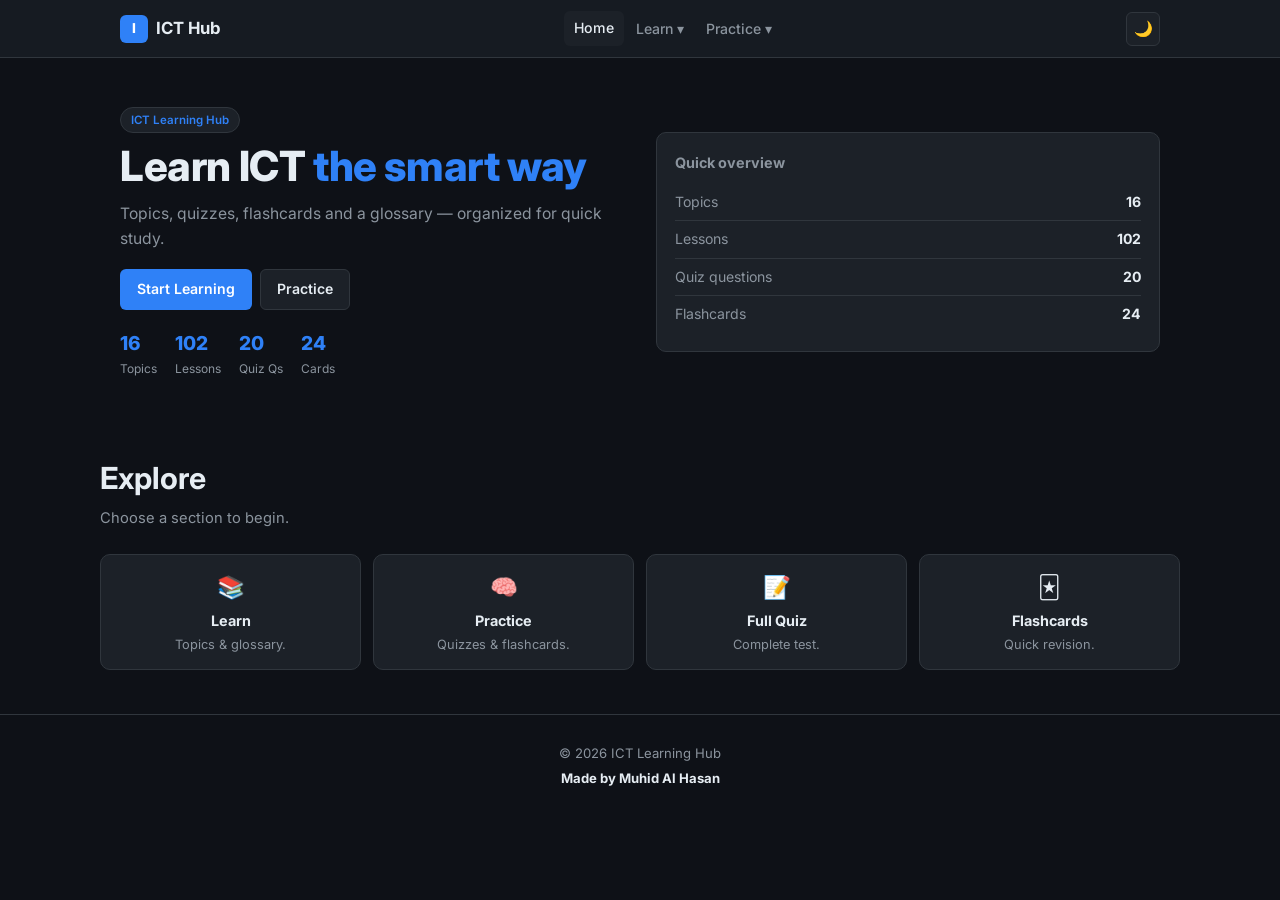
<file: index.html>
<!DOCTYPE html>
<html lang="en" data-theme="dark">
<head>
  <meta charset="UTF-8" />
  <meta name="viewport" content="width=device-width, initial-scale=1.0" />
  <title>ICT Learning Hub</title>
  <meta name="description" content="Interactive ICT Learning Hub for students." />
  <meta name="author" content="Muhid Al Hasan" />
  <meta name="theme-color" content="#2f81f7" />
  <link rel="manifest" href="manifest.json" />
  <link rel="preconnect" href="https://fonts.googleapis.com">
  <link rel="preconnect" href="https://fonts.gstatic.com" crossorigin>
  <link href="https://fonts.googleapis.com/css2?family=Inter:wght@400;500;600;700;800&display=swap" rel="stylesheet">
  <link rel="stylesheet" href="css/style.css" />
  <link rel="icon" href="data:image/svg+xml,<svg xmlns='http://www.w3.org/2000/svg' viewBox='0 0 100 100'><text y='.9em' font-size='90'>🎓</text></svg>">
</head>
<body>
  <nav class="navbar">
    <div class="nav-inner">
      <a href="index.html" class="logo"><div class="logo-icon">I</div> ICT Hub</a>
      <div class="nav-links" id="navLinks">
        <a href="index.html" class="active">Home</a>
        <div class="dropdown">
          <button class="dropdown-toggle" type="button">Learn ▾</button>
          <div class="dropdown-menu">
            <a href="learn.html#topics">Topics</a>
            <a href="learn.html#glossary">Glossary</a>
          </div>
        </div>
        <div class="dropdown">
          <button class="dropdown-toggle" type="button">Practice ▾</button>
          <div class="dropdown-menu">
            <a href="practice.html#quiz">Quick Quiz</a>
            <a href="quiz.html">Full Quiz</a>
            <a href="flashcards.html">Flashcards</a>
          </div>
        </div>
      </div>
      <div class="nav-actions">
        <button class="icon-btn" id="themeToggle" aria-label="Toggle theme">🌙</button>
        <button class="hamburger icon-btn" id="hamburger" aria-label="Menu">☰</button>
      </div>
    </div>
  </nav>
  <div class="nav-backdrop" id="navBackdrop"></div>

  <header id="home" class="hero">
    <div class="hero-content">
      <span class="eyebrow">ICT Learning Hub</span>
      <h1>Learn ICT <span class="grad">the smart way</span></h1>
      <p>Topics, quizzes, flashcards and a glossary — organized for quick study.</p>
      <div class="hero-cta">
        <a href="learn.html" class="btn btn-primary">Start Learning</a>
        <a href="practice.html" class="btn btn-ghost">Practice</a>
      </div>
      <div class="hero-stats">
        <div class="stat"><div class="num" id="statTopics">0</div><div class="lbl">Topics</div></div>
        <div class="stat"><div class="num" id="statLessons">0</div><div class="lbl">Lessons</div></div>
        <div class="stat"><div class="num" id="statQuestions">0</div><div class="lbl">Quiz Qs</div></div>
        <div class="stat"><div class="num" id="statCards">0</div><div class="lbl">Cards</div></div>
      </div>
    </div>
    <div class="hero-panel">
      <h3>Quick overview</h3>
      <div class="row"><span>Topics</span><strong id="hpTopics">8</strong></div>
      <div class="row"><span>Lessons</span><strong id="hpLessons">62</strong></div>
      <div class="row"><span>Quiz questions</span><strong id="hpQs">15</strong></div>
      <div class="row"><span>Flashcards</span><strong id="hpCards">20</strong></div>
    </div>
  </header>

  <section id="continue" style="padding:0 20px;">
    <div class="container" id="continueBanner" style="display:none;margin-bottom:8px;">
      <a id="continueLink" class="btn btn-ghost" href="#">Continue where you left off →</a>
    </div>
  </section>

  <section id="explore">
    <div class="container">
      <div class="section-title">
        <h2>Explore</h2>
        <p>Choose a section to begin.</p>
      </div>
      <div class="features">
        <a class="feature" href="learn.html" style="text-decoration:none;color:inherit;">
          <div class="icon">📚</div><h4>Learn</h4><p>Topics & glossary.</p>
        </a>
        <a class="feature" href="practice.html" style="text-decoration:none;color:inherit;">
          <div class="icon">🧠</div><h4>Practice</h4><p>Quizzes & flashcards.</p>
        </a>
        <a class="feature" href="quiz.html" style="text-decoration:none;color:inherit;">
          <div class="icon">📝</div><h4>Full Quiz</h4><p>Complete test.</p>
        </a>
        <a class="feature" href="flashcards.html" style="text-decoration:none;color:inherit;">
          <div class="icon">🃏</div><h4>Flashcards</h4><p>Quick revision.</p>
        </a>
      </div>
    </div>
  </section>

  <footer>
    <div class="container">
      <p>© 2026 ICT Learning Hub</p>
      <p class="credit">Made by Muhid Al Hasan</p>
    </div>
  </footer>

  <div class="toast" id="toast"></div>
  <button class="back-top" id="backTop" aria-label="Back to top">↑</button>

  <script src="js/data.js"></script>
  <script src="js/main.js"></script>
</body>
</html>
</file>
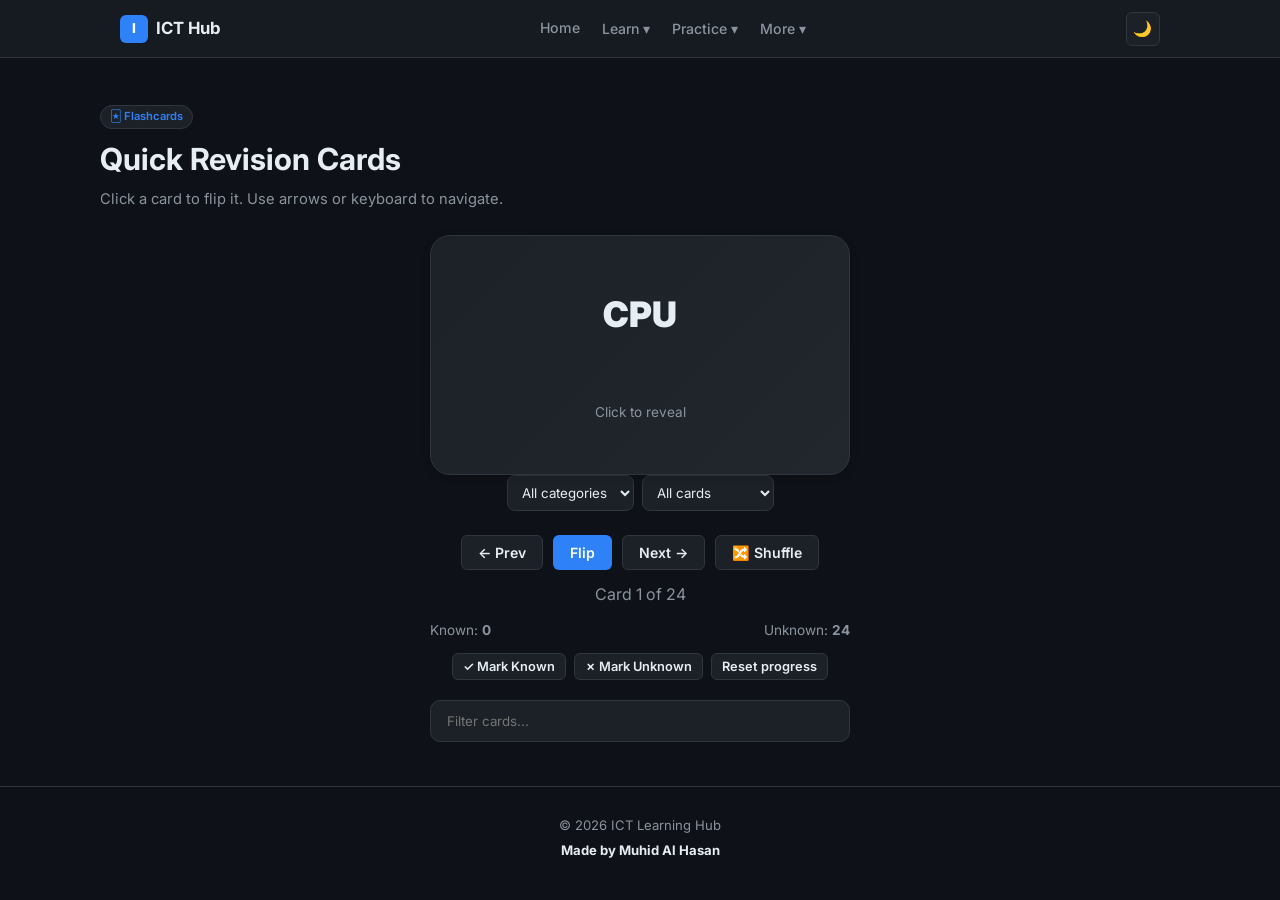
<file: flashcards.html>
<!DOCTYPE html>
<html lang="en" data-theme="dark">
<head>
  <meta charset="UTF-8" />
  <meta name="viewport" content="width=device-width, initial-scale=1.0" />
  <title>Flashcards — ICT Learning Hub</title>
  <link rel="preconnect" href="https://fonts.googleapis.com">
  <link rel="preconnect" href="https://fonts.gstatic.com" crossorigin>
  <link href="https://fonts.googleapis.com/css2?family=Inter:wght@400;500;600;700;800;900&display=swap" rel="stylesheet">
  <link rel="stylesheet" href="css/style.css" />
  <link rel="manifest" href="manifest.json" />
  <meta name="theme-color" content="#7c5cff" />
  <style>
    .flashcard { perspective: 1000px; width: 100%; max-width: 420px; height: 240px; margin: 0 auto; cursor: pointer; }
    .flashcard-inner { position: relative; width: 100%; height: 100%; transition: transform .6s; transform-style: preserve-3d; }
    .flashcard.flipped .flashcard-inner { transform: rotateY(180deg); }
    .flashcard-face { position: absolute; inset: 0; backface-visibility: hidden; border-radius: 20px; display: grid; place-items: center; padding: 24px; text-align: center; border: 1px solid var(--border); box-shadow: var(--shadow); }
    .flashcard-front { background: linear-gradient(135deg, var(--card), var(--card-2)); }
    .flashcard-back { background: linear-gradient(135deg, var(--accent), var(--accent-2)); color: #fff; transform: rotateY(180deg); }
    .flashcard-front h3 { font-size: 2.2rem; font-weight: 900; }
    .flashcard-back p { font-size: 1.1rem; font-weight: 500; }
    .fc-controls { display: flex; gap: 10px; justify-content: center; margin-top: 24px; flex-wrap: wrap; }
    .fc-progress { text-align: center; color: var(--muted); margin-top: 12px; }
  </style>
</head>
<body>
  <div class="bg-orbs"><div class="orb orb1"></div><div class="orb orb2"></div><div class="orb orb3"></div></div>
  <nav class="navbar">
    <div class="nav-inner">
      <a href="index.html" class="logo"><div class="logo-icon">I</div> ICT Hub</a>
      <div class="nav-links">
        <a href="index.html">Home</a>
        <div class="dropdown">
          <button class="dropdown-toggle" type="button">Learn ▾</button>
          <div class="dropdown-menu">
            <a href="learn.html#topics">Topics</a>
            <a href="learn.html#glossary">Glossary</a>
          </div>
        </div>
        <div class="dropdown">
          <button class="dropdown-toggle" type="button">Practice ▾</button>
          <div class="dropdown-menu">
            <a href="practice.html#quiz">Quick Quiz</a>
            <a href="quiz.html">Full Quiz</a>
            <a href="flashcards.html" class="active">Flashcards</a>
          </div>
        </div>
        <div class="dropdown">
          <button class="dropdown-toggle" type="button">More ▾</button>
          <div class="dropdown-menu">
            <a href="index.html">About</a>
          </div>
        </div>
      </div>
      <div class="nav-actions">
        <button class="icon-btn" id="themeToggle">🌙</button>
        <button class="hamburger icon-btn" id="hamburger" aria-label="Menu">☰</button>
      </div>
    </div>
  </nav>
  <div class="nav-backdrop" id="navBackdrop"></div>

  <section>
    <div class="container">
      <div class="section-title">
        <span class="tag">🃏 Flashcards</span>
        <h2>Quick Revision Cards</h2>
        <p>Click a card to flip it. Use arrows or keyboard to navigate.</p>
      </div>

      <div class="flashcard" id="flashcard">
        <div class="flashcard-inner">
          <div class="flashcard-face flashcard-front"><h3 id="fcFront">Term</h3><p style="color:var(--muted);font-size:.85rem;margin-top:8px;">Click to reveal</p></div>
          <div class="flashcard-face flashcard-back"><p id="fcBack">Definition</p></div>
        </div>
      </div>

      <div style="display:flex;gap:8px;justify-content:center;flex-wrap:wrap;margin-bottom:12px;">
        <select id="fcCat" style="padding:8px 10px;border-radius:8px;background:var(--card);border:1px solid var(--border);color:var(--text);">
          <option value="all">All categories</option>
        </select>
        <select id="fcMode" style="padding:8px 10px;border-radius:8px;background:var(--card);border:1px solid var(--border);color:var(--text);">
          <option value="all">All cards</option>
          <option value="unknown">Unknown only</option>
          <option value="known">Known only</option>
        </select>
      </div>
      <div class="fc-controls">
        <button class="btn btn-ghost" id="prevCard">← Prev</button>
        <button class="btn btn-primary" id="flipCard">Flip</button>
        <button class="btn btn-ghost" id="nextCard">Next →</button>
        <button class="btn btn-ghost" id="shuffleCards">🔀 Shuffle</button>
      </div>
      <div class="fc-progress" id="fcProgress">Card 1 of 20</div>
      <div style="max-width:420px;margin:12px auto 0;">
        <div style="display:flex;justify-content:space-between;font-size:.85rem;color:var(--muted);margin-bottom:4px;">
          <span>Known: <strong id="fcKnownCount">0</strong></span>
          <span>Unknown: <strong id="fcUnknownCount">0</strong></span>
        </div>
        <div class="progress-bar"><div id="fcProgressBar" style="width:0%"></div></div>
      </div>
      <div style="display:flex;gap:8px;justify-content:center;margin-top:12px;flex-wrap:wrap;">
        <button class="btn btn-sm btn-ghost" id="markKnown">✓ Mark Known</button>
        <button class="btn btn-sm btn-ghost" id="markUnknown">✗ Mark Unknown</button>
        <button class="btn btn-sm btn-ghost" id="resetKnown">Reset progress</button>
      </div>

      <div style="max-width:420px;margin:20px auto 0;">
        <input id="fcSearch" type="text" placeholder="Filter cards..." style="width:100%;padding:12px 16px;border-radius:10px;background:var(--card);border:1px solid var(--border);color:var(--text);" />
      </div>
    </div>
  </section>

  <footer>
    <p>© 2026 ICT Learning Hub</p>
    <p class="credit">Made by Muhid Al Hasan</p>
  </footer>

  <script src="js/data.js"></script>
  <script src="js/flashcards.js"></script>
</body>
</html>
</file>
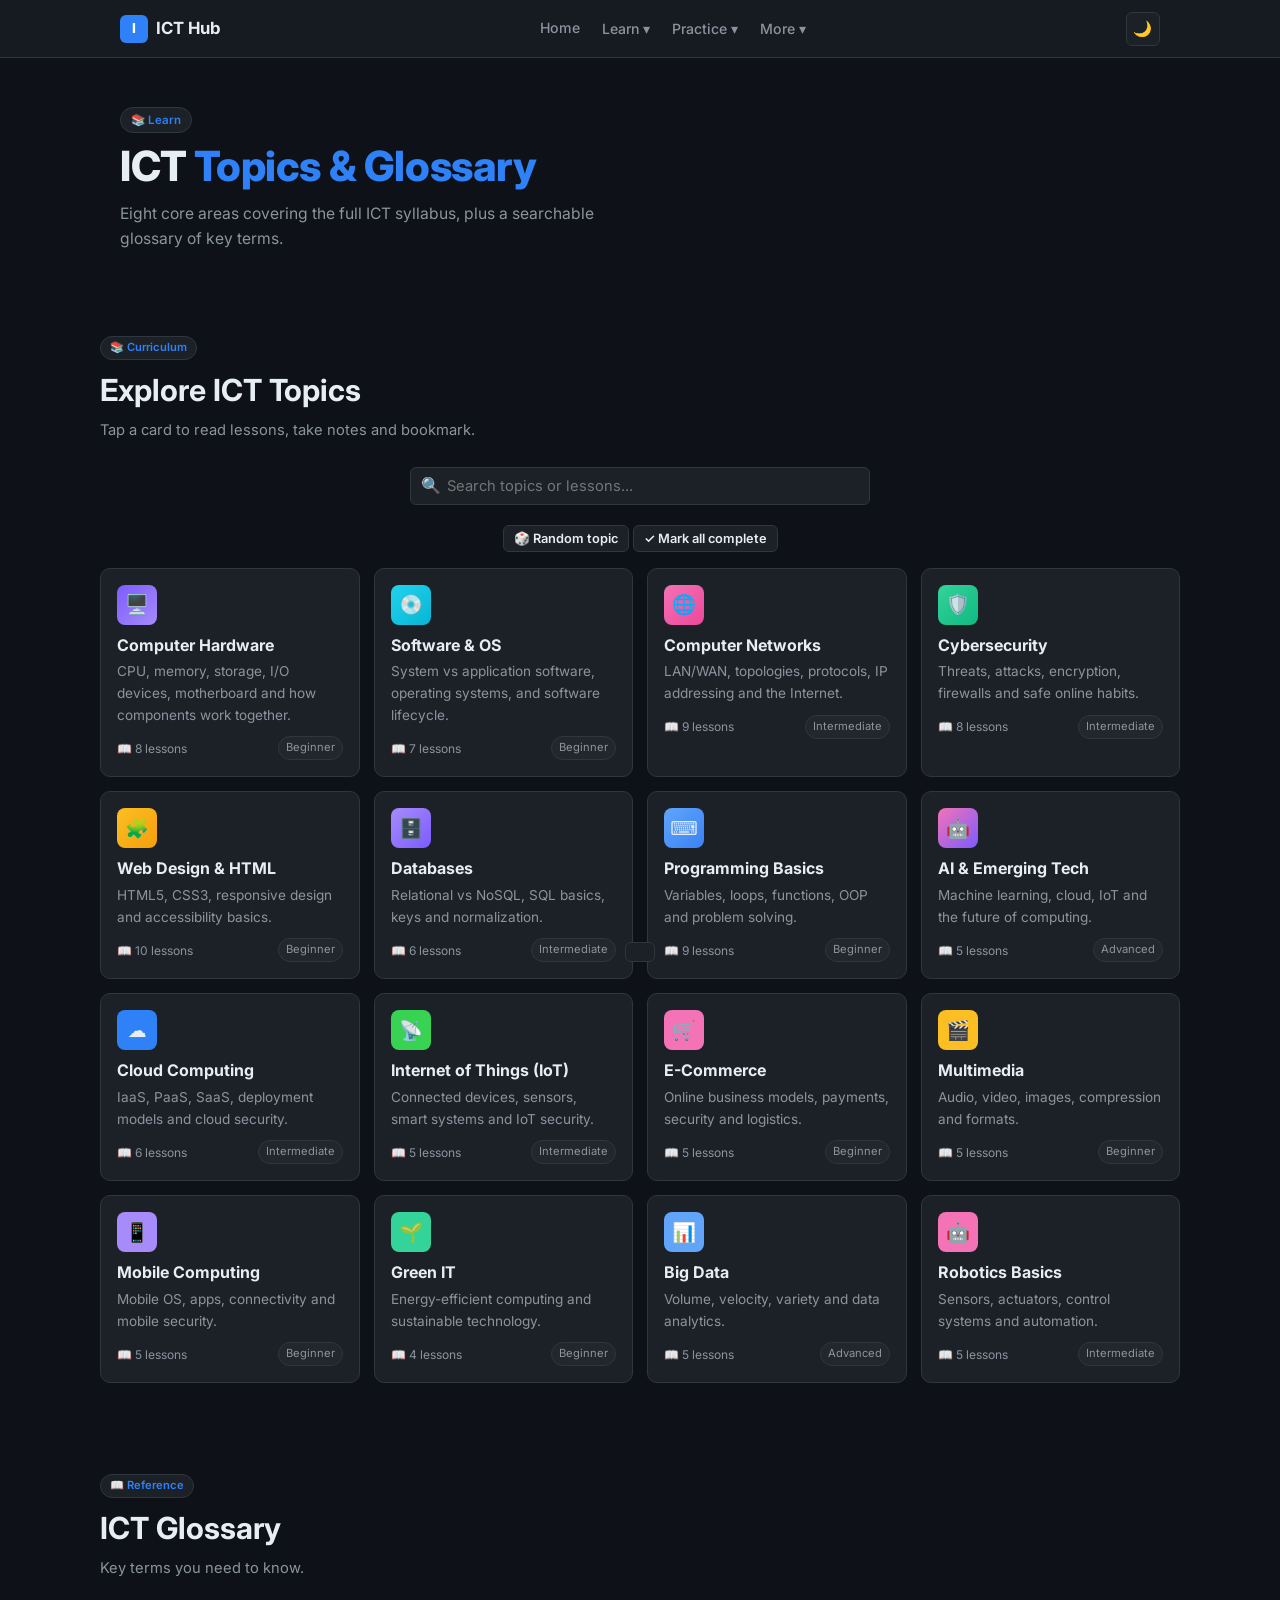
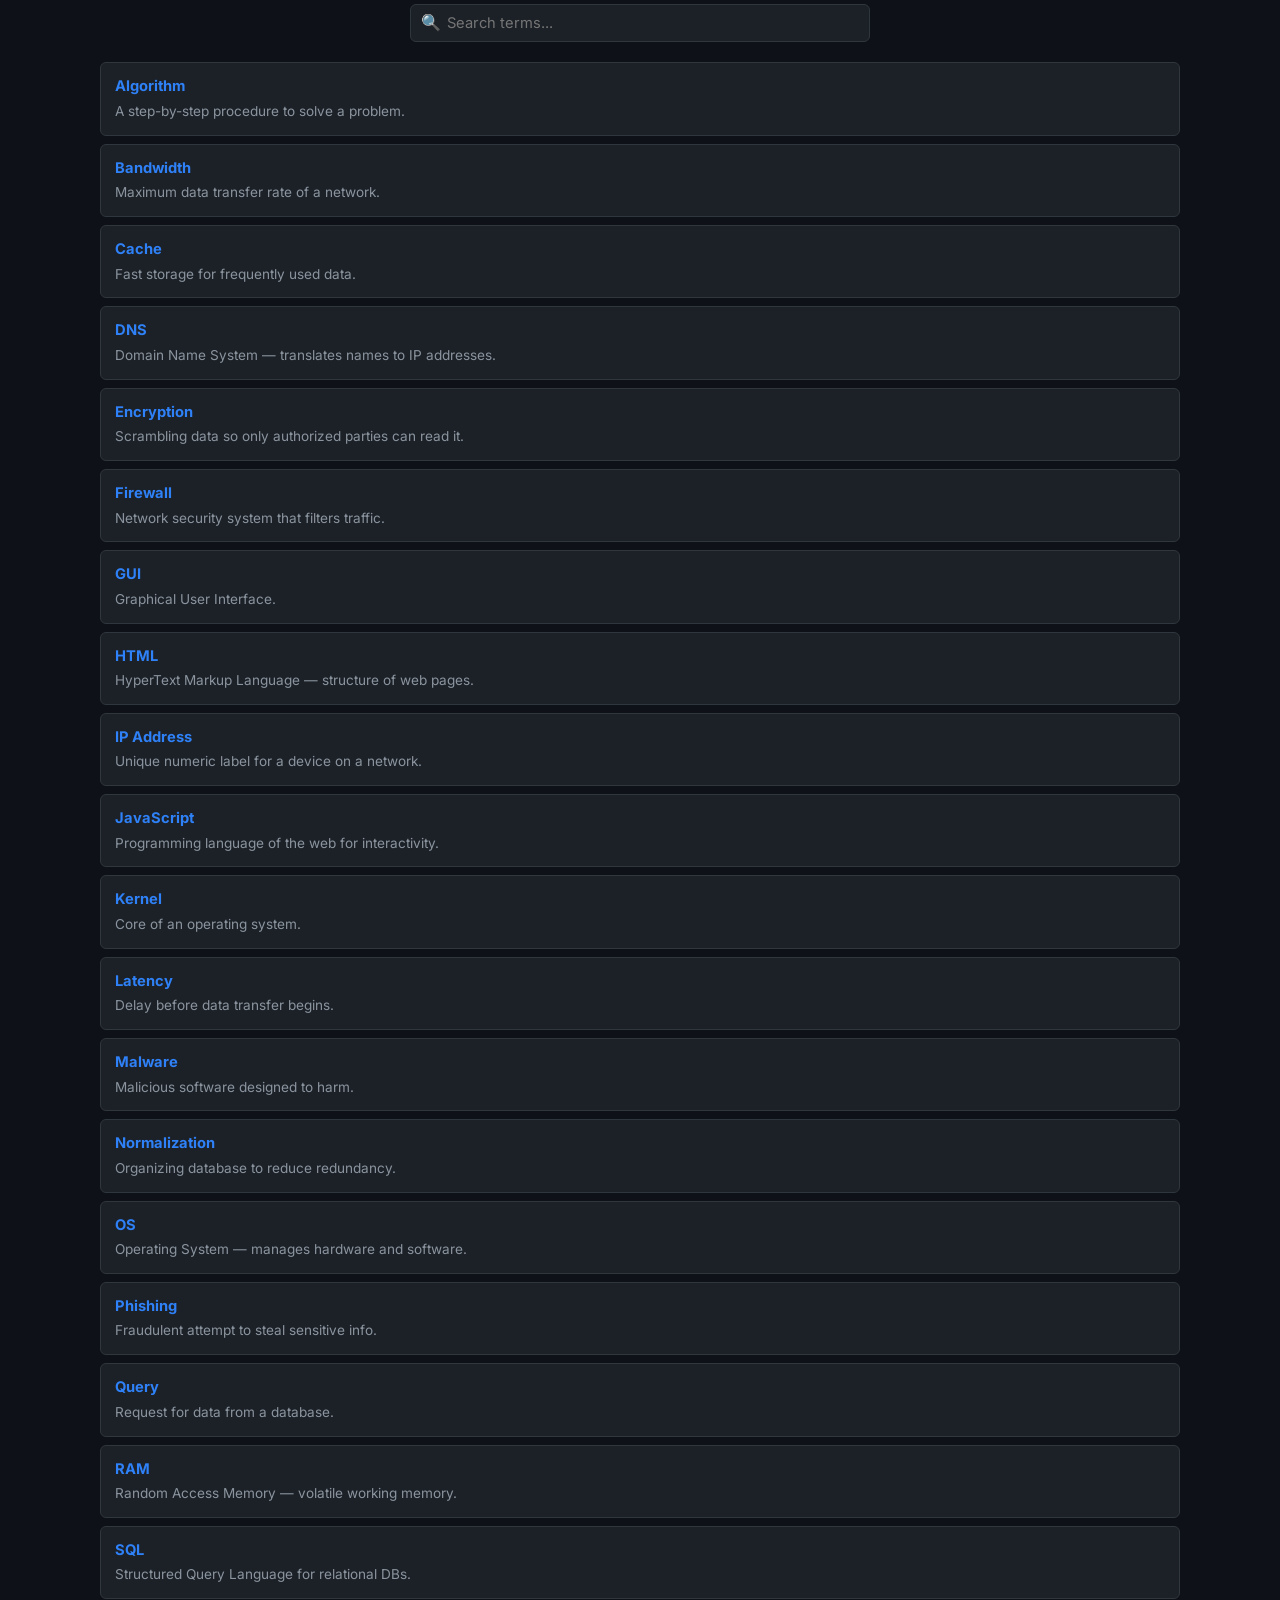
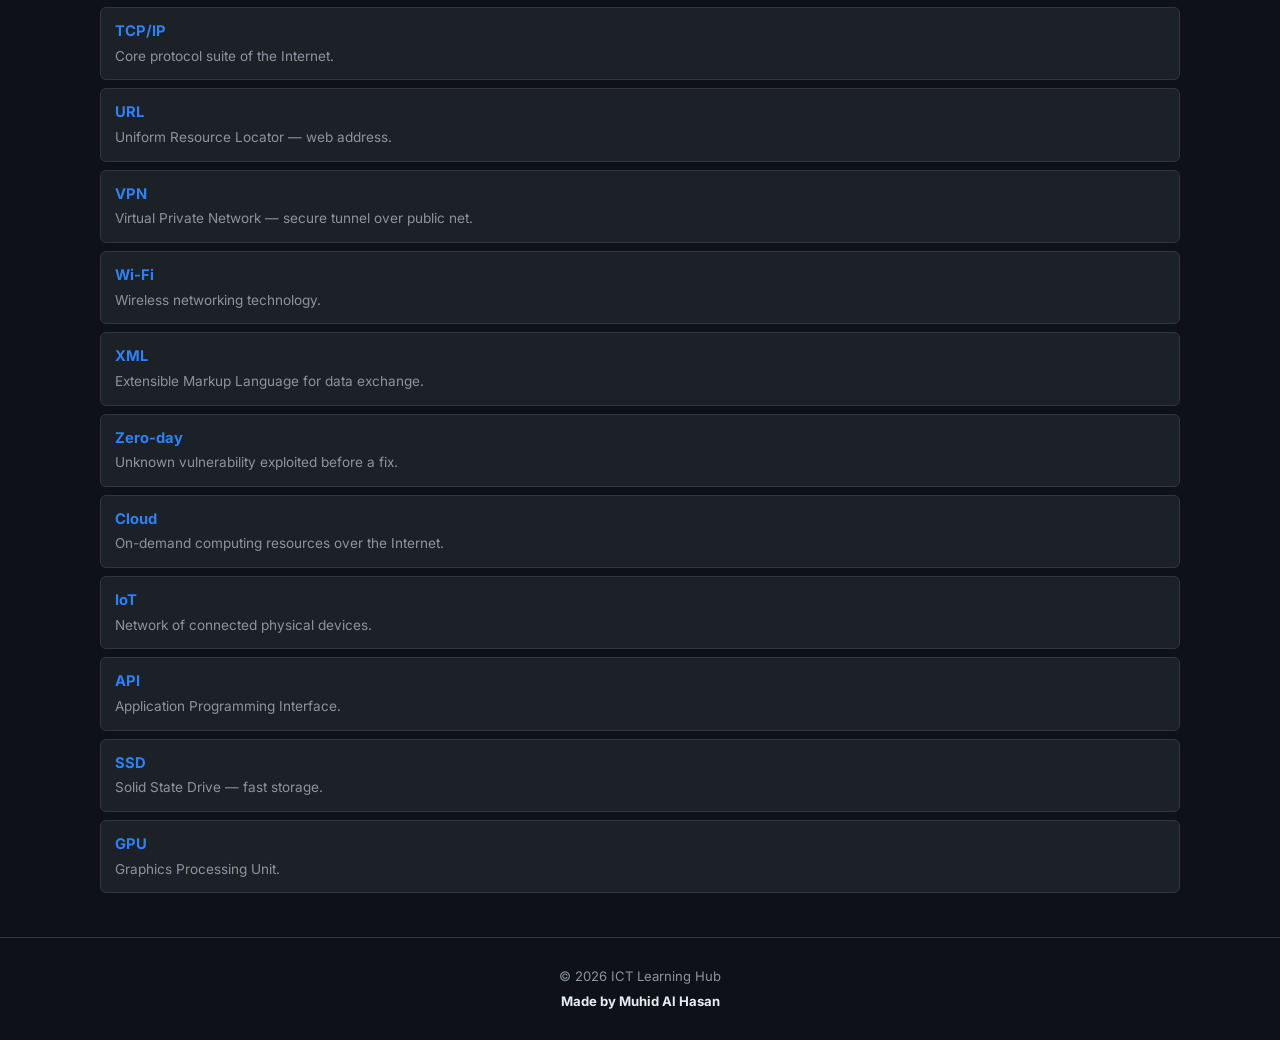
<file: learn.html>
<!DOCTYPE html>
<html lang="en" data-theme="dark">
<head>
  <meta charset="UTF-8" />
  <meta name="viewport" content="width=device-width, initial-scale=1.0" />
  <title>Learn — ICT Learning Hub</title>
  <meta name="description" content="ICT topics and glossary for ICT students." />
  <meta name="author" content="Muhid Al Hasan" />
  <meta name="theme-color" content="#7c5cff" />
  <link rel="manifest" href="manifest.json" />
  <link rel="preconnect" href="https://fonts.googleapis.com">
  <link rel="preconnect" href="https://fonts.gstatic.com" crossorigin>
  <link href="https://fonts.googleapis.com/css2?family=Inter:wght@400;500;600;700;800;900&display=swap" rel="stylesheet">
  <link rel="stylesheet" href="css/style.css" />
  <link rel="icon" href="data:image/svg+xml,<svg xmlns='http://www.w3.org/2000/svg' viewBox='0 0 100 100'><text y='.9em' font-size='90'>🎓</text></svg>">
</head>
<body>
  <div class="bg-orbs"><div class="orb orb1"></div><div class="orb orb2"></div><div class="orb orb3"></div></div>
  <div class="grid-noise"></div>

  <nav class="navbar">
    <div class="nav-inner">
      <a href="index.html" class="logo"><div class="logo-icon">I</div> ICT Hub</a>
      <div class="nav-links" id="navLinks">
        <a href="index.html">Home</a>
        <div class="dropdown">
          <button class="dropdown-toggle" type="button">Learn ▾</button>
          <div class="dropdown-menu">
            <a href="learn.html#topics">Topics</a>
            <a href="learn.html#glossary">Glossary</a>
          </div>
        </div>
        <div class="dropdown">
          <button class="dropdown-toggle" type="button">Practice ▾</button>
          <div class="dropdown-menu">
            <a href="practice.html#quiz">Quick Quiz</a>
            <a href="quiz.html">Full Quiz</a>
            <a href="flashcards.html">Flashcards</a>
          </div>
        </div>
        <div class="dropdown">
          <button class="dropdown-toggle" type="button">More ▾</button>
          <div class="dropdown-menu">
            <a href="index.html">About</a>
          </div>
        </div>
      </div>
      <div class="nav-actions">
        <button class="icon-btn" id="themeToggle" aria-label="Toggle theme">🌙</button>
        <button class="hamburger icon-btn" id="hamburger" aria-label="Menu">☰</button>
      </div>
    </div>
  </nav>
  <div class="nav-backdrop" id="navBackdrop"></div>

  <header class="hero" style="padding-bottom:20px;">
    <div class="hero-content">
      <span class="eyebrow">📚 Learn</span>
      <h1>ICT <span class="grad">Topics & Glossary</span></h1>
      <p>Eight core areas covering the full ICT syllabus, plus a searchable glossary of key terms.</p>
    </div>
  </header>

  <section id="topics">
    <div class="container">
      <div class="section-title reveal">
        <span class="tag">📚 Curriculum</span>
        <h2>Explore ICT Topics</h2>
        <p>Tap a card to read lessons, take notes and bookmark.</p>
      </div>
      <div class="search-bar">
        <span class="si">🔍</span>
        <input id="topicSearch" type="text" placeholder="Search topics or lessons..." />
      </div>
      <div style="text-align:center;margin-bottom:16px;">
        <button class="btn btn-ghost btn-sm" id="randomTopic">🎲 Random topic</button>
        <button class="btn btn-ghost btn-sm" id="markAll">✓ Mark all complete</button>
      </div>
      <div class="topics-grid" id="topicsGrid"></div>
    </div>
  </section>

  <section id="glossary">
    <div class="container">
      <div class="section-title reveal">
        <span class="tag">📖 Reference</span>
        <h2>ICT Glossary</h2>
        <p>Key terms you need to know.</p>
      </div>
      <div class="search-bar">
        <span class="si">🔍</span>
        <input id="glossSearch" type="text" placeholder="Search terms..." />
      </div>
      <div class="glossary-list" id="glossList"></div>
    </div>
  </section>

  <footer>
    <div class="container">
      <p>© 2026 ICT Learning Hub</p>
      <p class="credit">Made by Muhid Al Hasan</p>
    </div>
  </footer>

  <div class="modal-backdrop" id="modalBackdrop">
    <div class="modal" style="position:relative;">
      <button class="icon-btn close" id="modalClose">✕</button>
      <div id="modalContent"></div>
    </div>
  </div>
  <div class="toast" id="toast"></div>
  <button class="back-top" id="backTop" aria-label="Back to top">↑</button>

  <script src="js/data.js"></script>
  <script src="js/main.js"></script>
</body>
</html>
</file>
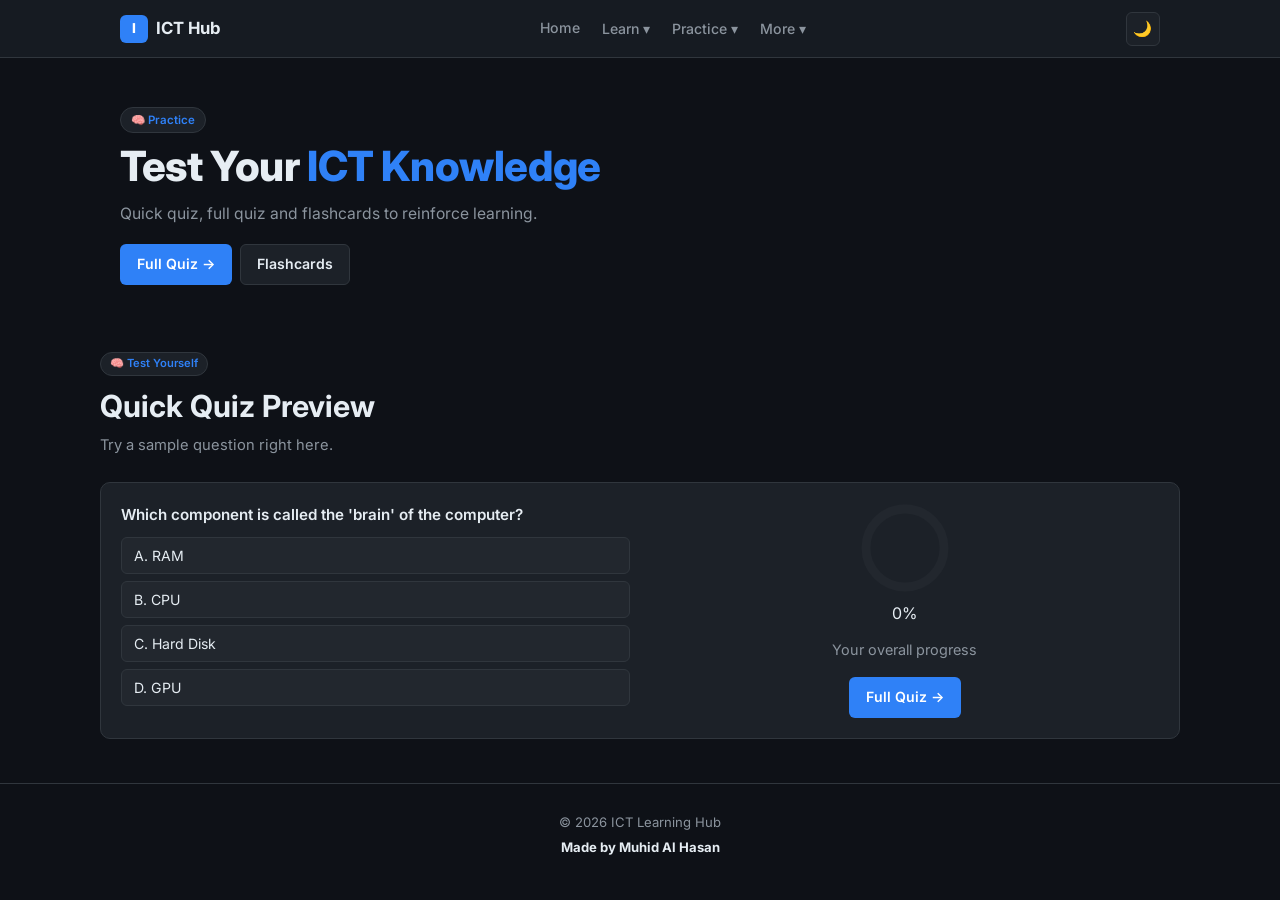
<file: practice.html>
<!DOCTYPE html>
<html lang="en" data-theme="dark">
<head>
  <meta charset="UTF-8" />
  <meta name="viewport" content="width=device-width, initial-scale=1.0" />
  <title>Practice — ICT Learning Hub</title>
  <meta name="description" content="Practice ICT with quizzes and flashcards." />
  <meta name="author" content="Muhid Al Hasan" />
  <meta name="theme-color" content="#7c5cff" />
  <link rel="manifest" href="manifest.json" />
  <link rel="preconnect" href="https://fonts.googleapis.com">
  <link rel="preconnect" href="https://fonts.gstatic.com" crossorigin>
  <link href="https://fonts.googleapis.com/css2?family=Inter:wght@400;500;600;700;800;900&display=swap" rel="stylesheet">
  <link rel="stylesheet" href="css/style.css" />
  <link rel="icon" href="data:image/svg+xml,<svg xmlns='http://www.w3.org/2000/svg' viewBox='0 0 100 100'><text y='.9em' font-size='90'>🎓</text></svg>">
</head>
<body>
  <div class="bg-orbs"><div class="orb orb1"></div><div class="orb orb2"></div><div class="orb orb3"></div></div>
  <div class="grid-noise"></div>

  <nav class="navbar">
    <div class="nav-inner">
      <a href="index.html" class="logo"><div class="logo-icon">I</div> ICT Hub</a>
      <div class="nav-links" id="navLinks">
        <a href="index.html">Home</a>
        <div class="dropdown">
          <button class="dropdown-toggle" type="button">Learn ▾</button>
          <div class="dropdown-menu">
            <a href="learn.html#topics">Topics</a>
            <a href="learn.html#glossary">Glossary</a>
          </div>
        </div>
        <div class="dropdown">
          <button class="dropdown-toggle" type="button">Practice ▾</button>
          <div class="dropdown-menu">
            <a href="practice.html#quiz">Quick Quiz</a>
            <a href="quiz.html">Full Quiz</a>
            <a href="flashcards.html">Flashcards</a>
          </div>
        </div>
        <div class="dropdown">
          <button class="dropdown-toggle" type="button">More ▾</button>
          <div class="dropdown-menu">
            <a href="index.html">About</a>
          </div>
        </div>
      </div>
      <div class="nav-actions">
        <button class="icon-btn" id="themeToggle" aria-label="Toggle theme">🌙</button>
        <button class="hamburger icon-btn" id="hamburger" aria-label="Menu">☰</button>
      </div>
    </div>
  </nav>
  <div class="nav-backdrop" id="navBackdrop"></div>

  <header class="hero" style="padding-bottom:20px;">
    <div class="hero-content">
      <span class="eyebrow">🧠 Practice</span>
      <h1>Test Your <span class="grad">ICT Knowledge</span></h1>
      <p>Quick quiz, full quiz and flashcards to reinforce learning.</p>
      <div class="hero-cta">
        <a href="quiz.html" class="btn btn-primary">Full Quiz →</a>
        <a href="flashcards.html" class="btn btn-ghost">Flashcards</a>
      </div>
    </div>
  </header>

  <section id="quiz">
    <div class="container">
      <div class="section-title reveal">
        <span class="tag">🧠 Test Yourself</span>
        <h2>Quick Quiz Preview</h2>
        <p>Try a sample question right here.</p>
      </div>
      <div class="quiz-preview">
        <div>
          <div class="quiz-q" id="previewQ">Loading...</div>
          <div class="quiz-opts" id="previewOpts"></div>
          <p id="previewFeedback" style="margin-top:12px;font-weight:600;"></p>
        </div>
        <div style="text-align:center;">
          <div class="ring">
            <svg width="90" height="90"><circle cx="45" cy="45" r="39" stroke="var(--card-2)" stroke-width="9" fill="none"/><circle id="ringCircle2" cx="45" cy="45" r="39" stroke="var(--accent)" stroke-width="9" fill="none" stroke-dasharray="245" stroke-dashoffset="245" stroke-linecap="round"/></svg>
            <div class="center" id="ringText2">0%</div>
          </div>
          <p style="color:var(--muted);margin-top:12px;font-size:.9rem;">Your overall progress</p>
          <a href="quiz.html" class="btn btn-primary" style="margin-top:16px;">Full Quiz →</a>
        </div>
      </div>
    </div>
  </section>

  <footer>
    <div class="container">
      <p>© 2026 ICT Learning Hub</p>
      <p class="credit">Made by Muhid Al Hasan</p>
    </div>
  </footer>

  <div class="modal-backdrop" id="modalBackdrop">
    <div class="modal" style="position:relative;">
      <button class="icon-btn close" id="modalClose">✕</button>
      <div id="modalContent"></div>
    </div>
  </div>
  <div class="toast" id="toast"></div>
  <button class="back-top" id="backTop" aria-label="Back to top">↑</button>

  <script src="js/data.js"></script>
  <script src="js/main.js"></script>
</body>
</html>
</file>
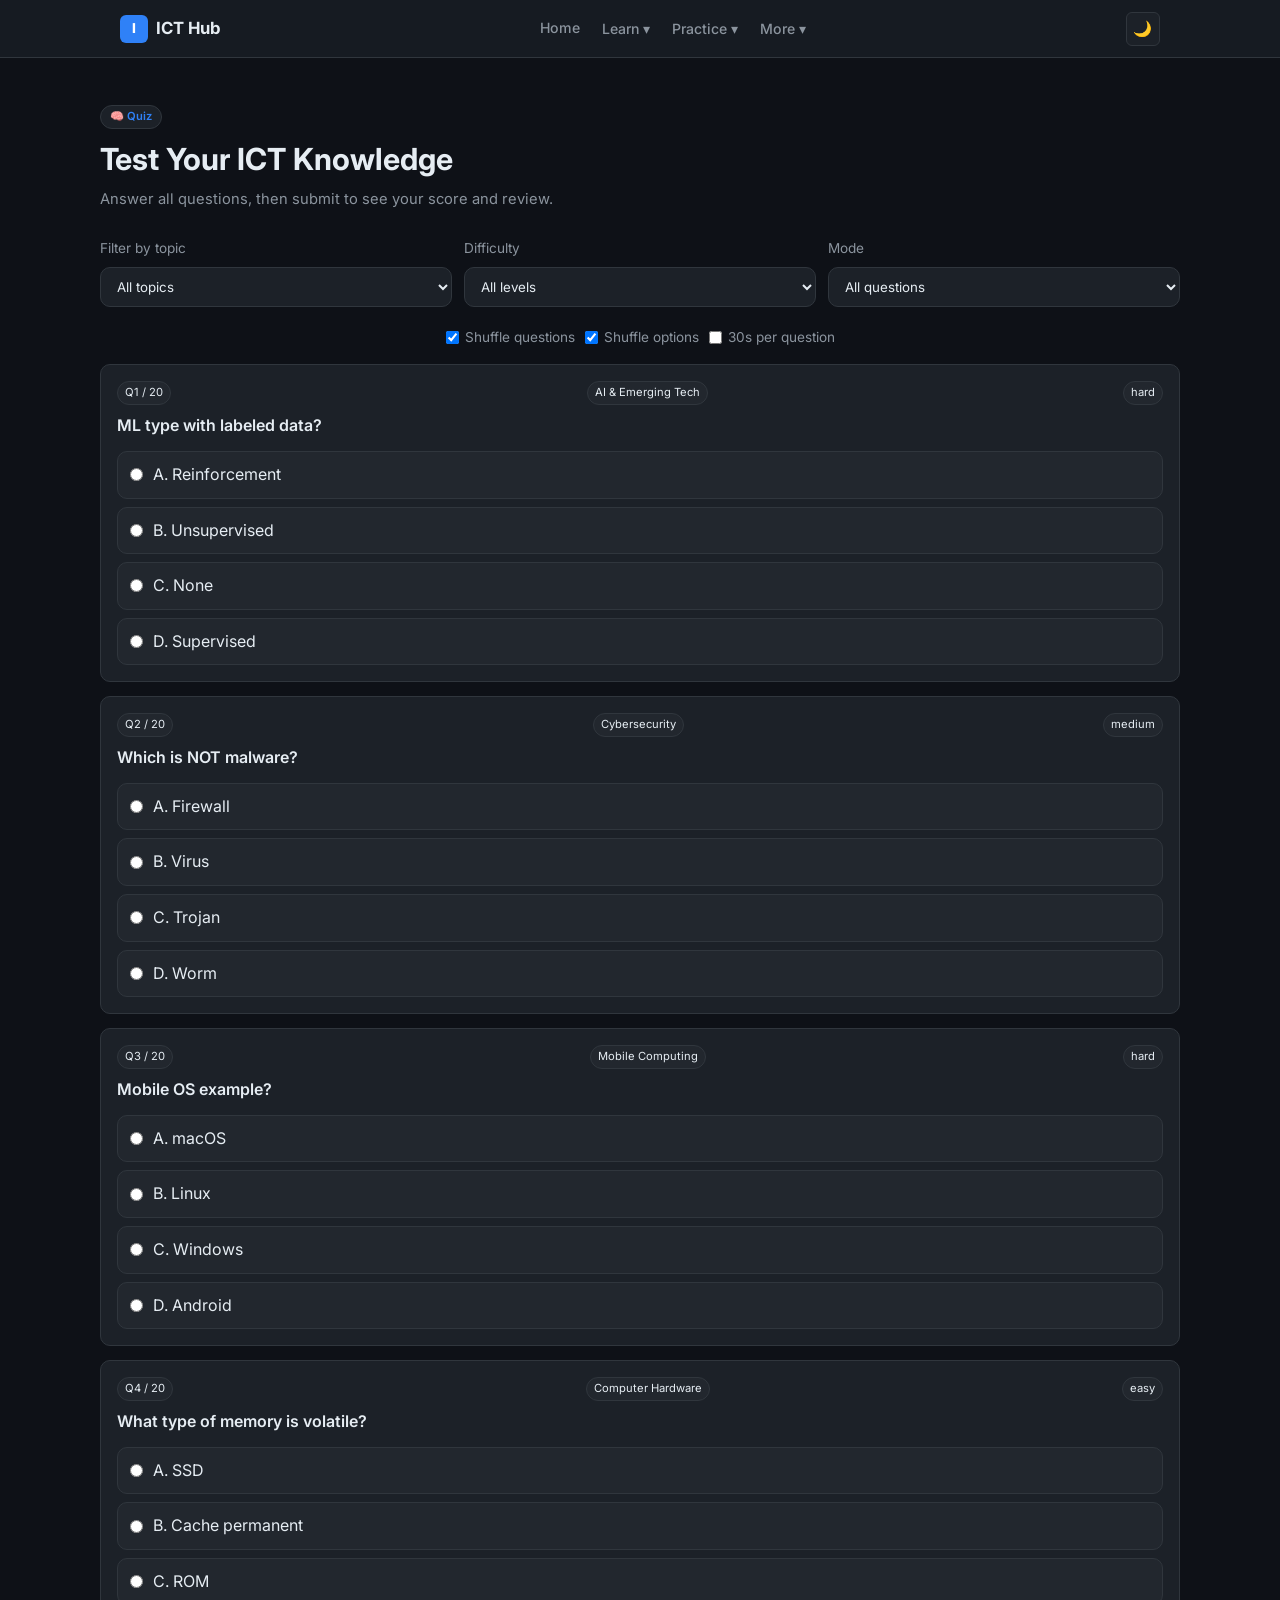
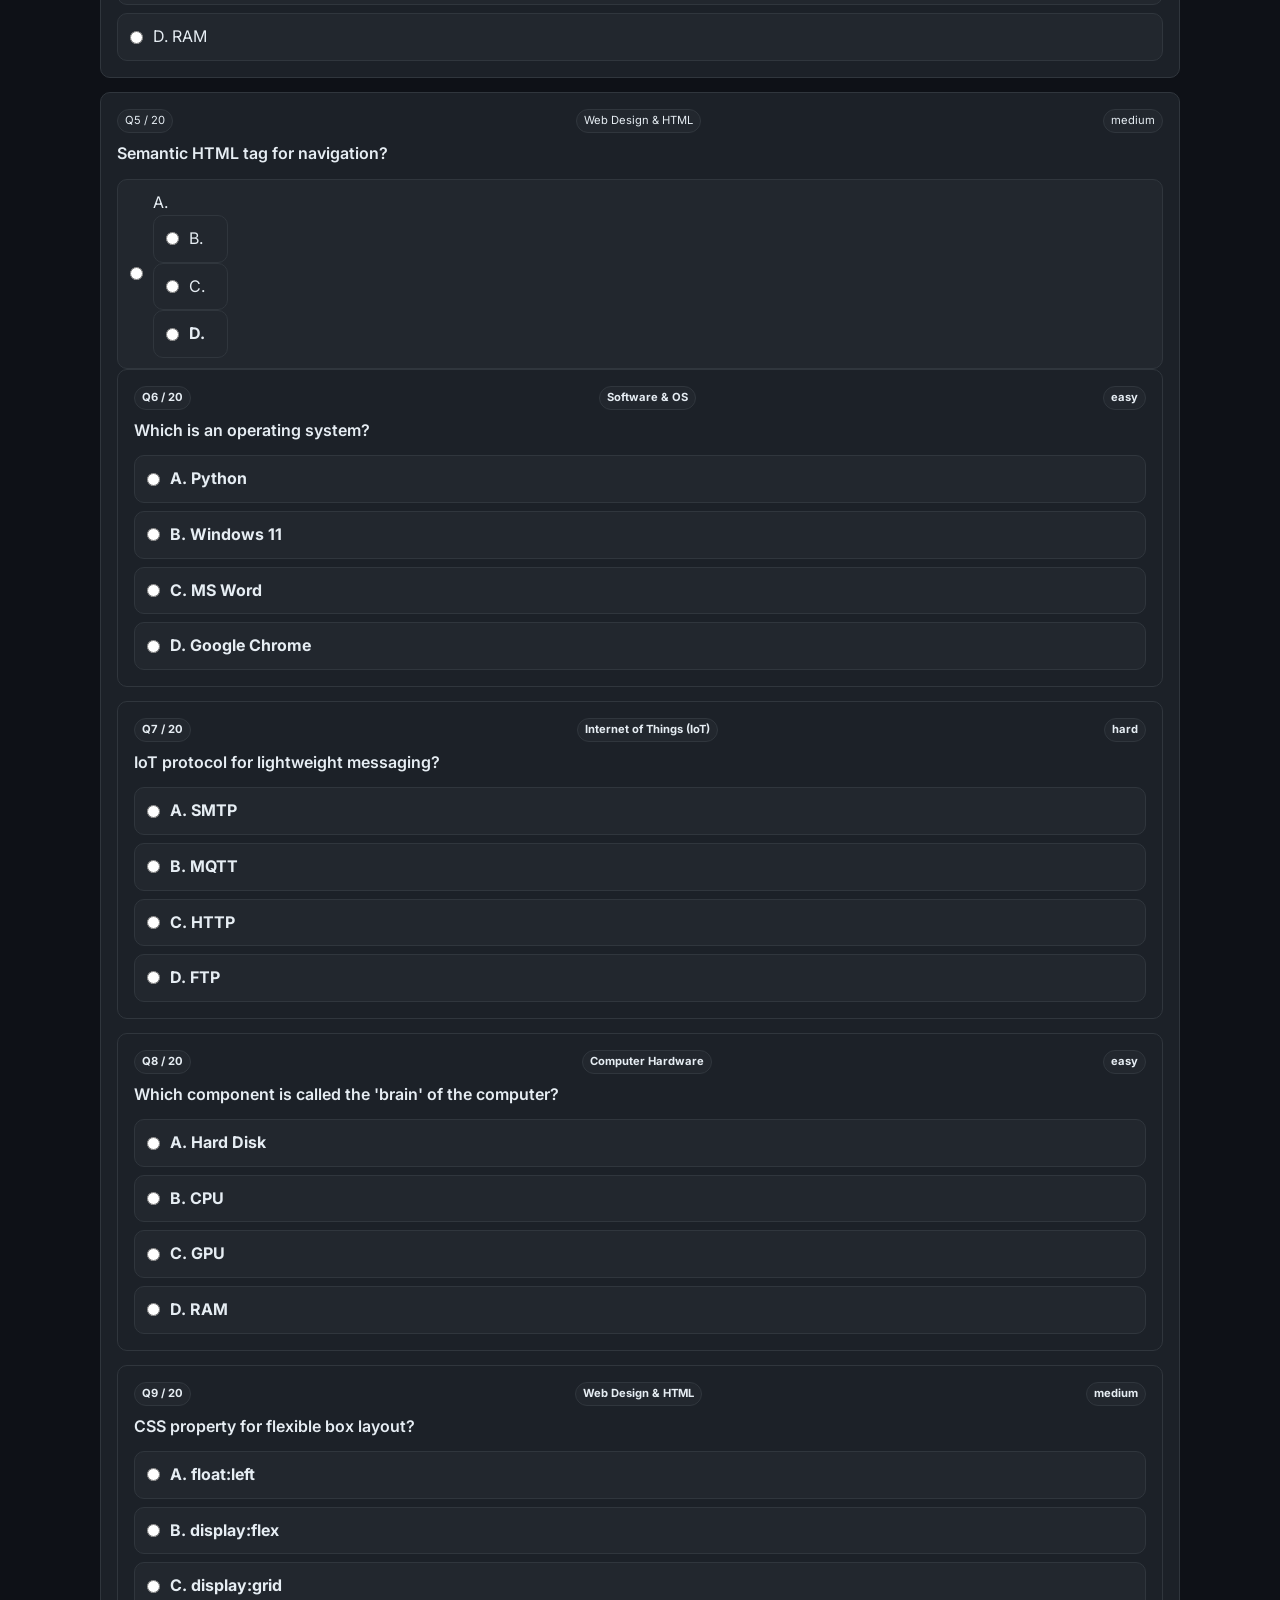
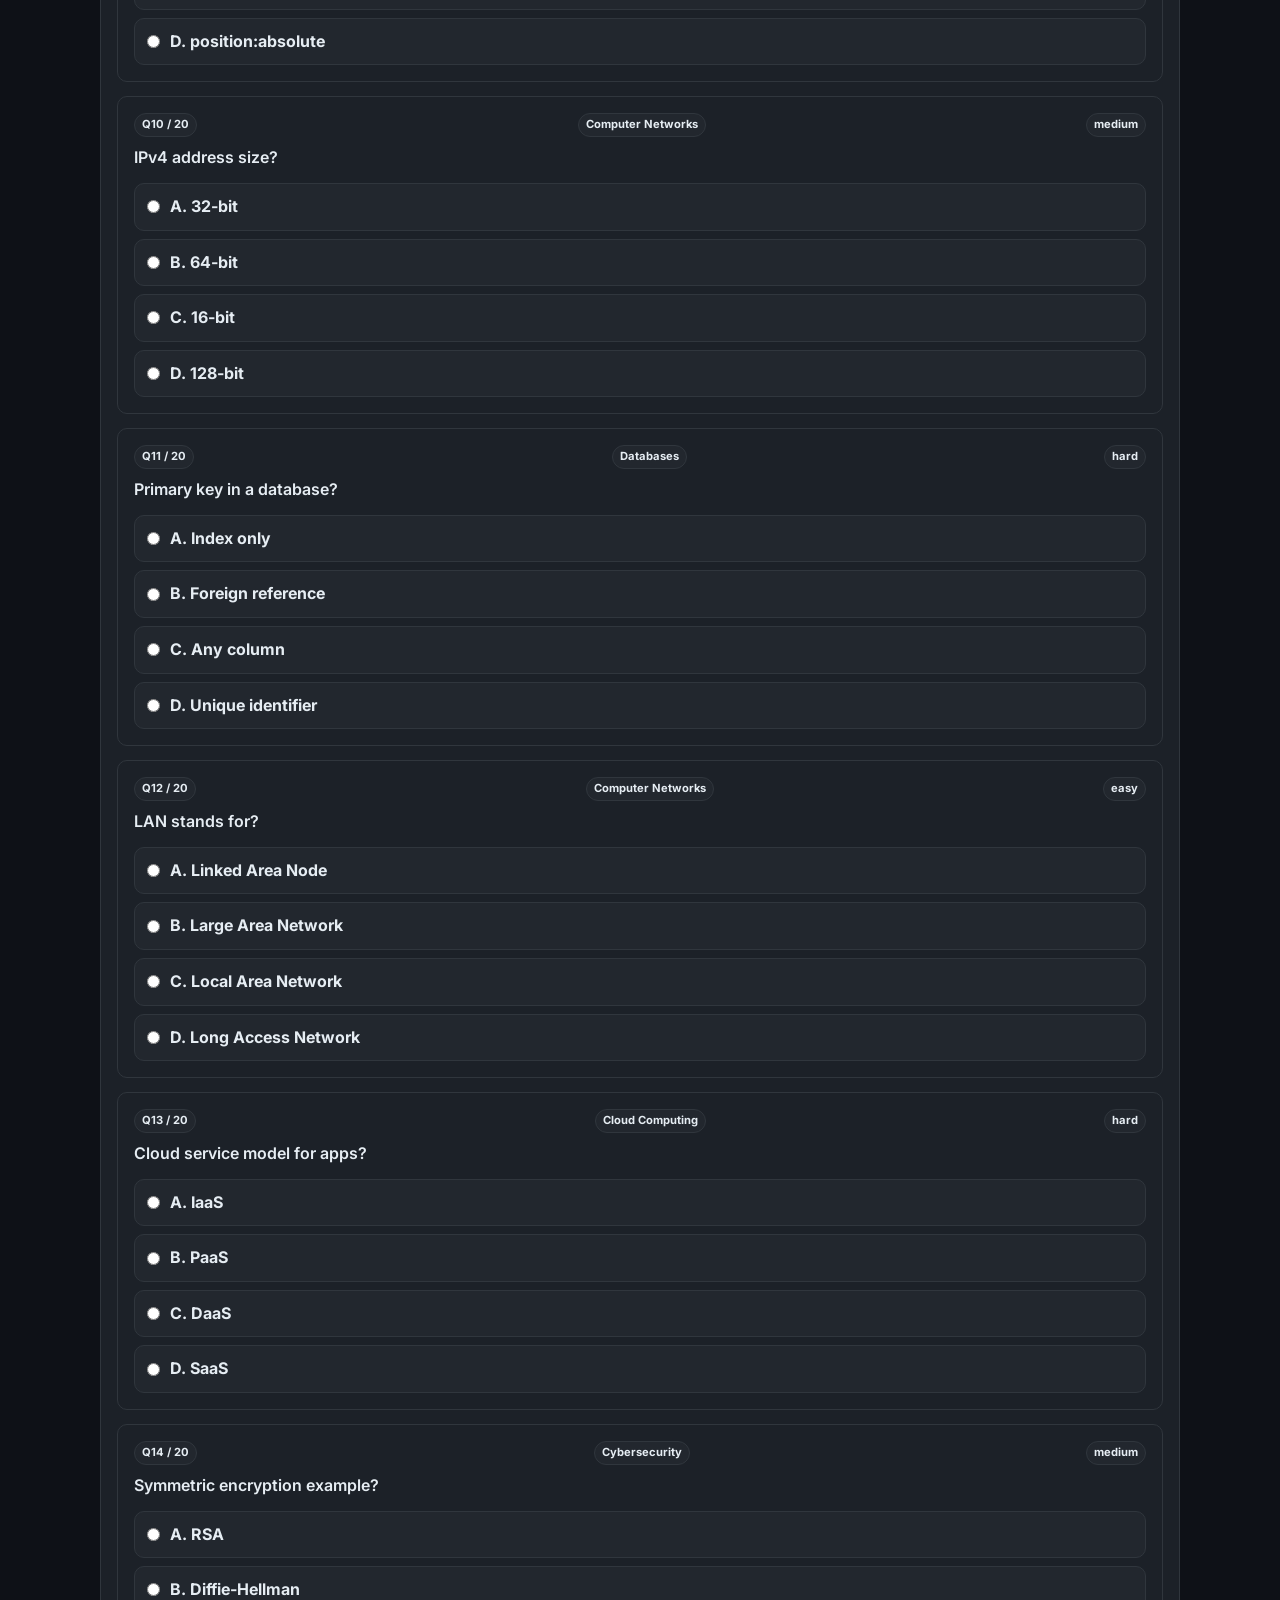
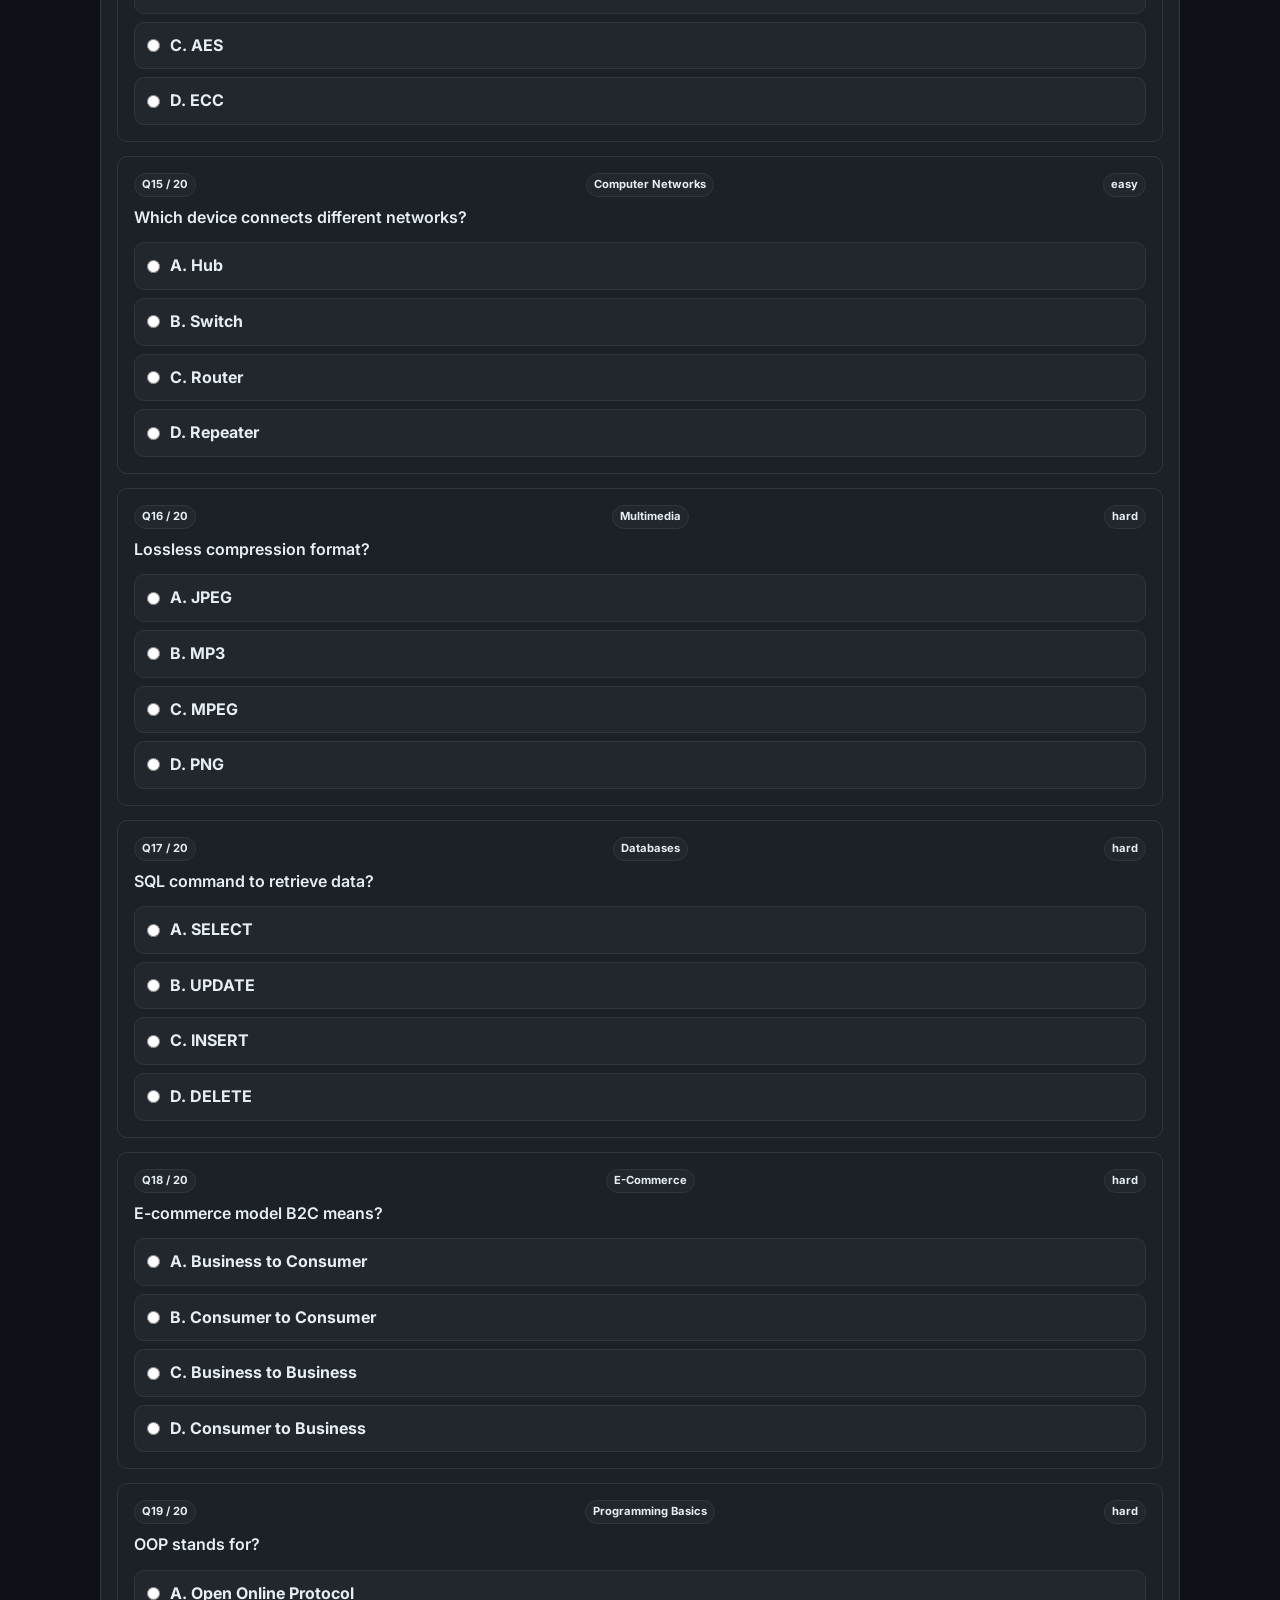
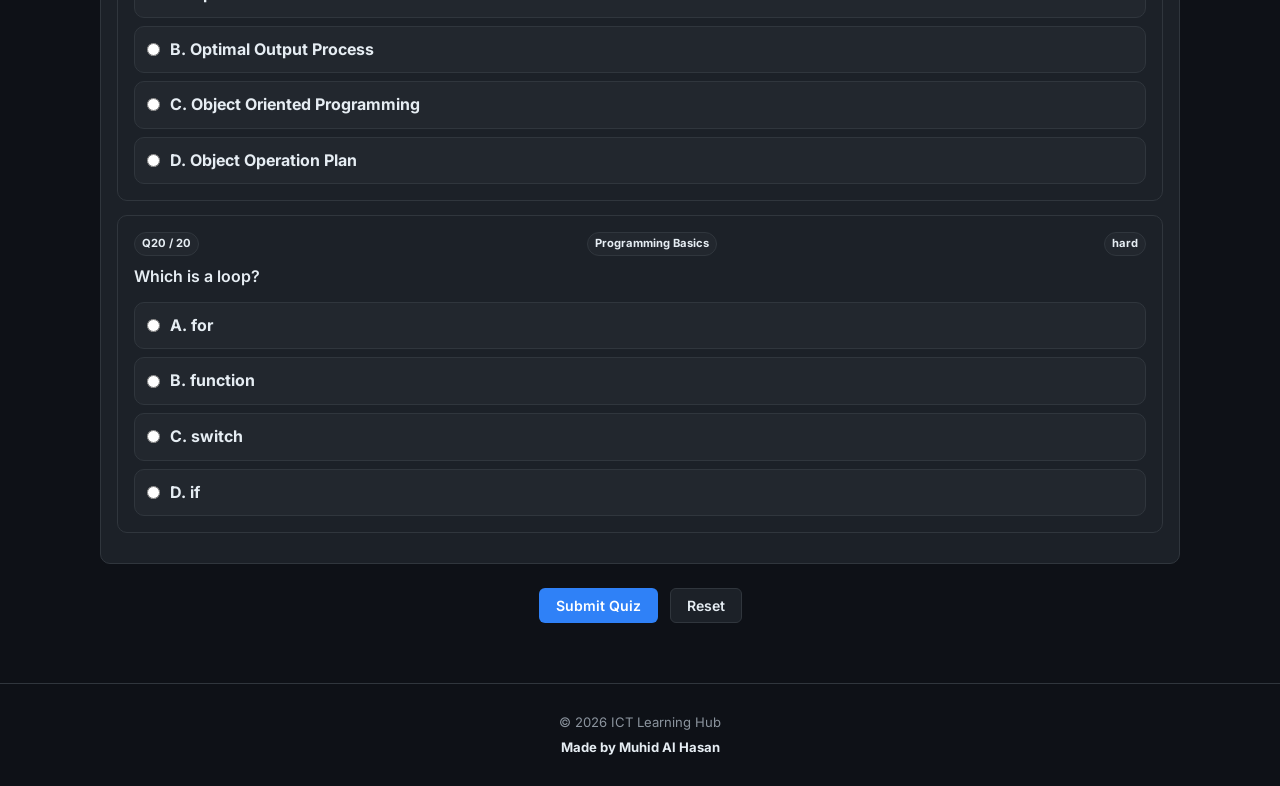
<file: quiz.html>
<!DOCTYPE html>
<html lang="en" data-theme="dark">
<head>
  <meta charset="UTF-8" />
  <meta name="viewport" content="width=device-width, initial-scale=1.0" />
  <title>Full Quiz — ICT Learning Hub</title>
  <link rel="preconnect" href="https://fonts.googleapis.com">
  <link rel="preconnect" href="https://fonts.gstatic.com" crossorigin>
  <link href="https://fonts.googleapis.com/css2?family=Inter:wght@400;500;600;700;800;900&display=swap" rel="stylesheet">
  <link rel="stylesheet" href="css/style.css" />
  <link rel="manifest" href="manifest.json" />
  <meta name="theme-color" content="#7c5cff" />
</head>
<body>
  <div class="bg-orbs"><div class="orb orb1"></div><div class="orb orb2"></div><div class="orb orb3"></div></div>
  <nav class="navbar">
    <div class="nav-inner">
      <a href="index.html" class="logo"><div class="logo-icon">I</div> ICT Hub</a>
      <div class="nav-links">
        <a href="index.html">Home</a>
        <div class="dropdown">
          <button class="dropdown-toggle" type="button">Learn ▾</button>
          <div class="dropdown-menu">
            <a href="learn.html#topics">Topics</a>
            <a href="learn.html#glossary">Glossary</a>
          </div>
        </div>
        <div class="dropdown">
          <button class="dropdown-toggle" type="button">Practice ▾</button>
          <div class="dropdown-menu">
            <a href="practice.html#quiz">Quick Quiz</a>
            <a href="quiz.html" class="active">Full Quiz</a>
            <a href="flashcards.html">Flashcards</a>
          </div>
        </div>
        <div class="dropdown">
          <button class="dropdown-toggle" type="button">More ▾</button>
          <div class="dropdown-menu">
            <a href="index.html">About</a>
          </div>
        </div>
      </div>
      <div class="nav-actions">
        <button class="icon-btn" id="themeToggle">🌙</button>
        <button class="hamburger icon-btn" id="hamburger" aria-label="Menu">☰</button>
      </div>
    </div>
  </nav>
  <div class="nav-backdrop" id="navBackdrop"></div>

  <section>
    <div class="container">
      <div class="section-title">
        <span class="tag">🧠 Quiz</span>
        <h2>Test Your ICT Knowledge</h2>
        <p>Answer all questions, then submit to see your score and review.</p>
      </div>

      <div style="display:grid;grid-template-columns:repeat(auto-fit,minmax(180px,1fr));gap:12px;margin-bottom:20px;">
        <div>
          <label style="color:var(--muted);font-size:.85rem;">Filter by topic</label>
          <select id="topicFilter" style="width:100%;padding:10px 12px;border-radius:10px;background:var(--card);border:1px solid var(--border);color:var(--text);margin-top:6px;">
            <option value="all">All topics</option>
          </select>
        </div>
        <div>
          <label style="color:var(--muted);font-size:.85rem;">Difficulty</label>
          <select id="diffFilter" style="width:100%;padding:10px 12px;border-radius:10px;background:var(--card);border:1px solid var(--border);color:var(--text);margin-top:6px;">
            <option value="all">All levels</option>
            <option value="easy">Easy</option>
            <option value="medium">Medium</option>
            <option value="hard">Hard</option>
          </select>
        </div>
        <div>
          <label style="color:var(--muted);font-size:.85rem;">Mode</label>
          <select id="modeFilter" style="width:100%;padding:10px 12px;border-radius:10px;background:var(--card);border:1px solid var(--border);color:var(--text);margin-top:6px;">
            <option value="all">All questions</option>
            <option value="10">Random 10</option>
            <option value="5">Random 5</option>
          </select>
        </div>
      </div>
      <div style="display:flex;gap:10px;justify-content:center;margin-bottom:16px;flex-wrap:wrap;">
        <label style="display:flex;align-items:center;gap:6px;color:var(--muted);font-size:.85rem;">
          <input type="checkbox" id="shuffleQ" checked /> Shuffle questions
        </label>
        <label style="display:flex;align-items:center;gap:6px;color:var(--muted);font-size:.85rem;">
          <input type="checkbox" id="shuffleO" checked /> Shuffle options
        </label>
        <label style="display:flex;align-items:center;gap:6px;color:var(--muted);font-size:.85rem;">
          <input type="checkbox" id="timerOn" /> 30s per question
        </label>
      </div>

      <div id="quizContainer"></div>

      <div style="display:flex;gap:12px;justify-content:center;margin-top:24px;flex-wrap:wrap;">
        <button class="btn btn-primary" id="submitQuiz">Submit Quiz</button>
        <button class="btn btn-ghost" id="resetQuiz">Reset</button>
      </div>

      <div id="historyBox" style="margin-top:16px;text-align:center;color:var(--muted);font-size:.85rem;"></div>
      <div id="resultBox" class="hidden" style="margin-top:30px;background:var(--card);border:1px solid var(--border);border-radius:20px;padding:30px;text-align:center;">
        <h3 id="resultTitle"></h3>
        <div style="font-size:3rem;font-weight:900;margin:10px 0;" id="resultScore"></div>
        <p id="resultMsg" style="color:var(--muted);"></p>
        <div id="reviewList" style="text-align:left;margin-top:20px;display:grid;gap:12px;"></div>
      </div>
    </div>
  </section>

  <footer>
    <p>© 2026 ICT Learning Hub</p>
    <p class="credit">Made by Muhid Al Hasan</p>
  </footer>

  <script src="js/data.js"></script>
  <script src="js/quiz.js"></script>
</body>
</html>
</file>
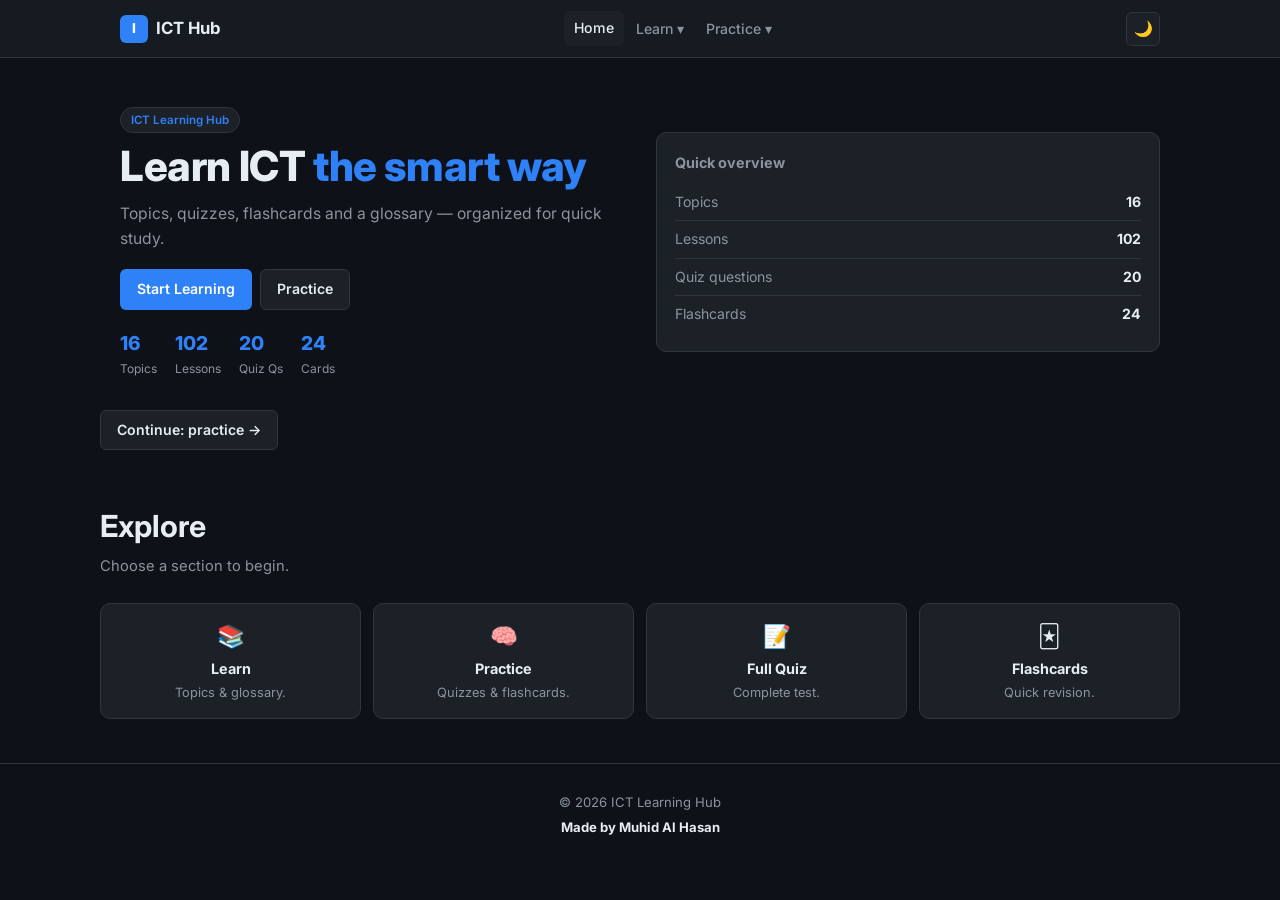
<file: tools.html>
<!DOCTYPE html>
<html lang="en">
<head>
  <meta charset="UTF-8" />
  <meta http-equiv="refresh" content="0; url=index.html" />
  <title>Redirecting…</title>
  <script>location.replace('index.html');</script>
</head>
<body>
  <p>Redirecting to <a href="index.html">home</a>…</p>
</body>
</html>
</file>
<file: css/style.css>
/* ICT Learning Hub - Clean & Organized */
:root {
  --bg: #0e1117;
  --bg-soft: #161b22;
  --card: #1c2128;
  --card-2: #22272e;
  --text: #e6edf3;
  --muted: #8b949e;
  --accent: #2f81f7;
  --accent-2: #39d353;
  --border: #30363d;
  --shadow: 0 2px 8px rgba(0,0,0,0.2);
  --radius: 10px;
  --radius-sm: 6px;
  --font: 'Inter', system-ui, -apple-system, Segoe UI, Roboto, sans-serif;
  --maxw: 1080px;
  --nav-h: 58px;
}
[data-theme="light"] {
  --bg: #ffffff;
  --bg-soft: #f6f8fa;
  --card: #ffffff;
  --card-2: #f0f3f6;
  --text: #1f2328;
  --muted: #59636e;
  --border: #d1d9e0;
  --shadow: 0 2px 8px rgba(0,0,0,0.06);
}
* { box-sizing: border-box; margin: 0; padding: 0; }
html { scroll-behavior: smooth; scroll-padding-top: var(--nav-h); }
body {
  font-family: var(--font);
  background: var(--bg);
  color: var(--text);
  line-height: 1.6;
  -webkit-font-smoothing: antialiased;
}
a { color: var(--accent); text-decoration: none; }
img { max-width: 100%; display: block; }
button { font-family: inherit; cursor: pointer; border: none; background: none; color: inherit; }
input, textarea, select { font-family: inherit; }

/* Navbar */
.navbar {
  position: sticky; top: 0; z-index: 200;
  height: var(--nav-h);
  background: var(--bg-soft);
  border-bottom: 1px solid var(--border);
}
.nav-inner {
  max-width: var(--maxw); margin: 0 auto; padding: 0 20px; height: 100%;
  display: flex; align-items: center; justify-content: space-between; gap: 12px;
}
.logo { display: flex; align-items: center; gap: 8px; font-weight: 700; font-size: 1.05rem; color: var(--text); }
.logo-icon {
  width: 28px; height: 28px; border-radius: 6px; background: var(--accent);
  display: grid; place-items: center; color: #fff; font-weight: 800; font-size: .85rem;
}
.nav-links { display: flex; gap: 2px; align-items: center; }
.nav-links a, .dropdown-toggle {
  color: var(--muted); padding: 6px 10px; border-radius: 6px; font-weight: 500; font-size: .88rem;
  transition: background .15s, color .15s;
}
.nav-links a:hover, .dropdown-toggle:hover, .nav-links a.active { color: var(--text); background: var(--card); }
.nav-actions { display: flex; gap: 6px; align-items: center; }
.icon-btn {
  width: 34px; height: 34px; border-radius: 6px; background: var(--card);
  border: 1px solid var(--border); color: var(--text); display: grid; place-items: center; font-size: .95rem;
}
.icon-btn:hover { background: var(--card-2); }
.hamburger { display: none; }
.nav-backdrop { display: none; position: fixed; inset: 0; background: rgba(0,0,0,0.4); z-index: 198; }
.nav-backdrop.open { display: block; }

/* Buttons */
.btn {
  padding: 8px 16px; border-radius: 6px; font-weight: 600; font-size: .88rem;
  transition: background .15s; display: inline-flex; align-items: center; gap: 6px;
  border: 1px solid transparent;
}
.btn-primary { background: var(--accent); color: #fff; }
.btn-primary:hover { background: #2670e0; }
.btn-ghost { background: var(--card); color: var(--text); border-color: var(--border); }
.btn-ghost:hover { background: var(--card-2); }
.btn-sm { padding: 5px 10px; font-size: .8rem; }

/* Hero */
.hero {
  max-width: var(--maxw); margin: 0 auto; padding: 48px 20px 32px;
  display: grid; grid-template-columns: 1fr 1fr; gap: 32px; align-items: center;
}
.eyebrow {
  display: inline-block; padding: 3px 10px; border-radius: 999px; font-size: .72rem; font-weight: 600;
  background: var(--card); border: 1px solid var(--border); color: var(--accent); margin-bottom: 10px;
}
.hero h1 { font-size: clamp(1.8rem, 3.6vw, 2.6rem); line-height: 1.15; font-weight: 800; letter-spacing: -0.4px; }
.hero h1 .grad { color: var(--accent); }
.hero p { color: var(--muted); font-size: .98rem; margin: 10px 0 18px; }
.hero-cta { display: flex; gap: 8px; flex-wrap: wrap; }
.hero-stats { display: flex; gap: 18px; margin-top: 18px; flex-wrap: wrap; }
.hero-stats .stat .num { font-size: 1.2rem; font-weight: 800; color: var(--accent); }
.hero-stats .stat .lbl { color: var(--muted); font-size: .75rem; }
.hero-panel { background: var(--card); border: 1px solid var(--border); border-radius: var(--radius); padding: 18px; }
.hero-panel h3 { font-size: .9rem; color: var(--muted); margin-bottom: 10px; }
.hero-panel .row { display: flex; justify-content: space-between; padding: 7px 0; border-bottom: 1px solid var(--border); font-size: .88rem; }
.hero-panel .row:last-child { border-bottom: none; }
.hero-panel .row span:first-child { color: var(--muted); }

/* Sections */
section { padding: 44px 20px; }
.container { max-width: var(--maxw); margin: 0 auto; }
.section-title { margin-bottom: 24px; }
.section-title h2 { font-size: clamp(1.4rem, 2.6vw, 1.9rem); font-weight: 700; }
.section-title p { color: var(--muted); margin-top: 4px; font-size: .92rem; }
.tag {
  display: inline-block; padding: 2px 9px; border-radius: 999px; font-size: .7rem;
  background: var(--card); color: var(--accent); font-weight: 600; margin-bottom: 6px; border: 1px solid var(--border);
}

/* Cards */
.topics-grid { display: grid; grid-template-columns: repeat(auto-fit, minmax(250px, 1fr)); gap: 14px; }
.topic-card {
  background: var(--card); border: 1px solid var(--border); border-radius: var(--radius);
  padding: 16px; transition: border-color .15s;
}
.topic-card:hover { border-color: var(--accent); }
.topic-card .icon { width: 40px; height: 40px; border-radius: 8px; display: grid; place-items: center; font-size: 1.2rem; margin-bottom: 8px; background: var(--card-2); }
.topic-card h3 { font-size: 1rem; margin-bottom: 3px; }
.topic-card p { color: var(--muted); font-size: .85rem; }
.topic-card .meta { display: flex; justify-content: space-between; align-items: center; margin-top: 10px; font-size: .75rem; color: var(--muted); }
.chip { display: inline-block; padding: 2px 7px; border-radius: 999px; background: var(--card-2); font-size: .7rem; border: 1px solid var(--border); }

.features { display: grid; grid-template-columns: repeat(auto-fit, minmax(180px, 1fr)); gap: 12px; }
.feature { background: var(--card); border: 1px solid var(--border); border-radius: var(--radius); padding: 14px; text-align: center; }
.feature .icon { font-size: 1.4rem; margin-bottom: 4px; }
.feature h4 { margin-bottom: 3px; font-size: .9rem; }
.feature p { color: var(--muted); font-size: .8rem; }

/* Quiz preview */
.quiz-preview { background: var(--card); border: 1px solid var(--border); border-radius: var(--radius); padding: 20px; display: grid; grid-template-columns: 1fr 1fr; gap: 20px; align-items: center; }
.quiz-q { font-size: .95rem; font-weight: 600; margin-bottom: 10px; }
.quiz-opts { display: grid; gap: 7px; }
.quiz-opt { padding: 9px 12px; border-radius: 6px; background: var(--card-2); border: 1px solid var(--border); text-align: left; color: var(--text); width: 100%; font-size: .88rem; }
.quiz-opt:hover { border-color: var(--accent); }
.quiz-opt.correct { background: rgba(52,211,153,0.15); border-color: var(--success); }
.quiz-opt.wrong { background: rgba(248,113,113,0.15); border-color: var(--danger); }

/* Search */
.search-bar { max-width: 460px; margin: 0 auto 20px; position: relative; }
.search-bar input { width: 100%; padding: 9px 12px 9px 36px; border-radius: 6px; background: var(--card); border: 1px solid var(--border); color: var(--text); font-size: .92rem; }
.search-bar input:focus { outline: none; border-color: var(--accent); }
.search-bar .si { position: absolute; left: 11px; top: 50%; transform: translateY(-50%); color: var(--muted); }

/* Glossary */
.glossary-list { display: grid; gap: 8px; }
.gloss-item { background: var(--card); border: 1px solid var(--border); border-radius: var(--radius-sm); padding: 12px 14px; }
.gloss-item h4 { color: var(--accent); margin-bottom: 2px; font-size: .92rem; }
.gloss-item p { color: var(--muted); font-size: .85rem; }

/* Footer */
footer { border-top: 1px solid var(--border); padding: 28px 20px; text-align: center; color: var(--muted); font-size: .82rem; }
footer .credit { margin-top: 4px; font-weight: 700; color: var(--text); }
footer .links { display: flex; gap: 12px; justify-content: center; margin-top: 8px; flex-wrap: wrap; }

/* Modal */
.modal-backdrop { position: fixed; inset: 0; background: rgba(0,0,0,0.6); display: none; place-items: center; z-index: 300; padding: 16px; }
.modal-backdrop.open { display: grid; }
.modal { background: var(--bg-soft); border: 1px solid var(--border); border-radius: var(--radius); max-width: 600px; width: 100%; padding: 20px; max-height: 84vh; overflow: auto; position: relative; }
.modal .close { position: absolute; top: 8px; right: 8px; }

/* Toast */
.toast { position: fixed; bottom: 18px; left: 50%; transform: translateX(-50%) translateY(80px); background: var(--card); border: 1px solid var(--border); padding: 9px 14px; border-radius: 6px; transition: transform .2s; z-index: 400; }
.toast.show { transform: translateX(-50%) translateY(0); }

/* Back to top */
.back-top { position: fixed; bottom: 18px; right: 18px; width: 36px; height: 36px; border-radius: 6px; background: var(--card); border: 1px solid var(--border); display: grid; place-items: center; opacity: 0; pointer-events: none; transition: opacity .2s; z-index: 150; }
.back-top.show { opacity: 1; pointer-events: auto; }

/* Dropdowns */
.dropdown { position: relative; }
.dropdown-toggle { cursor: pointer; }
.dropdown-menu { position: absolute; top: calc(100% + 4px); left: 0; background: var(--bg-soft); border: 1px solid var(--border); border-radius: 6px; padding: 4px; min-width: 160px; display: none; z-index: 210; }
.dropdown.open .dropdown-menu { display: block; }
.dropdown-menu a { display: block; padding: 7px 9px; border-radius: 4px; color: var(--muted); font-size: .85rem; }
.dropdown-menu a:hover { background: var(--card); color: var(--text); }
@media (min-width: 861px) { .dropdown:hover .dropdown-menu { display: block; } }

/* Utilities */
.hidden { display: none !important; }
.reveal { opacity: 0; transform: translateY(12px); transition: opacity .4s, transform .4s; }
.reveal.visible { opacity: 1; transform: none; }
.grid-2 { display: grid; grid-template-columns: 1fr 1fr; gap: 14px; }
@media (max-width: 700px) { .grid-2 { grid-template-columns: 1fr; } }

/* Responsive */
@media (max-width: 860px) {
  .hero { grid-template-columns: 1fr; padding: 32px 20px 20px; gap: 20px; }
  .nav-links { position: fixed; top: 0; right: 0; bottom: 0; width: 240px; background: var(--bg-soft); padding: 64px 14px 14px; flex-direction: column; align-items: stretch; gap: 2px; transform: translateX(100%); transition: transform .2s; box-shadow: -6px 0 20px rgba(0,0,0,0.3); z-index: 199; display: flex !important; }
  .nav-links.open { transform: translateX(0); }
  .hamburger { display: grid; }
  .dropdown { width: 100%; }
  .dropdown-toggle { width: 100%; text-align: left; }
  .dropdown-menu { position: static; box-shadow: none; border: none; background: transparent; padding: 0 0 0 8px; display: none; }
  .dropdown.open .dropdown-menu { display: block; }
  .quiz-preview { grid-template-columns: 1fr; padding: 16px; }
}
@media (max-width: 600px) {
  section { padding: 32px 16px; }
  .hero h1 { font-size: 1.6rem; }
  .topics-grid { grid-template-columns: 1fr; }
  .features { grid-template-columns: 1fr 1fr; }
}
@media (max-width: 420px) {
  .features { grid-template-columns: 1fr; }
}
</file>
